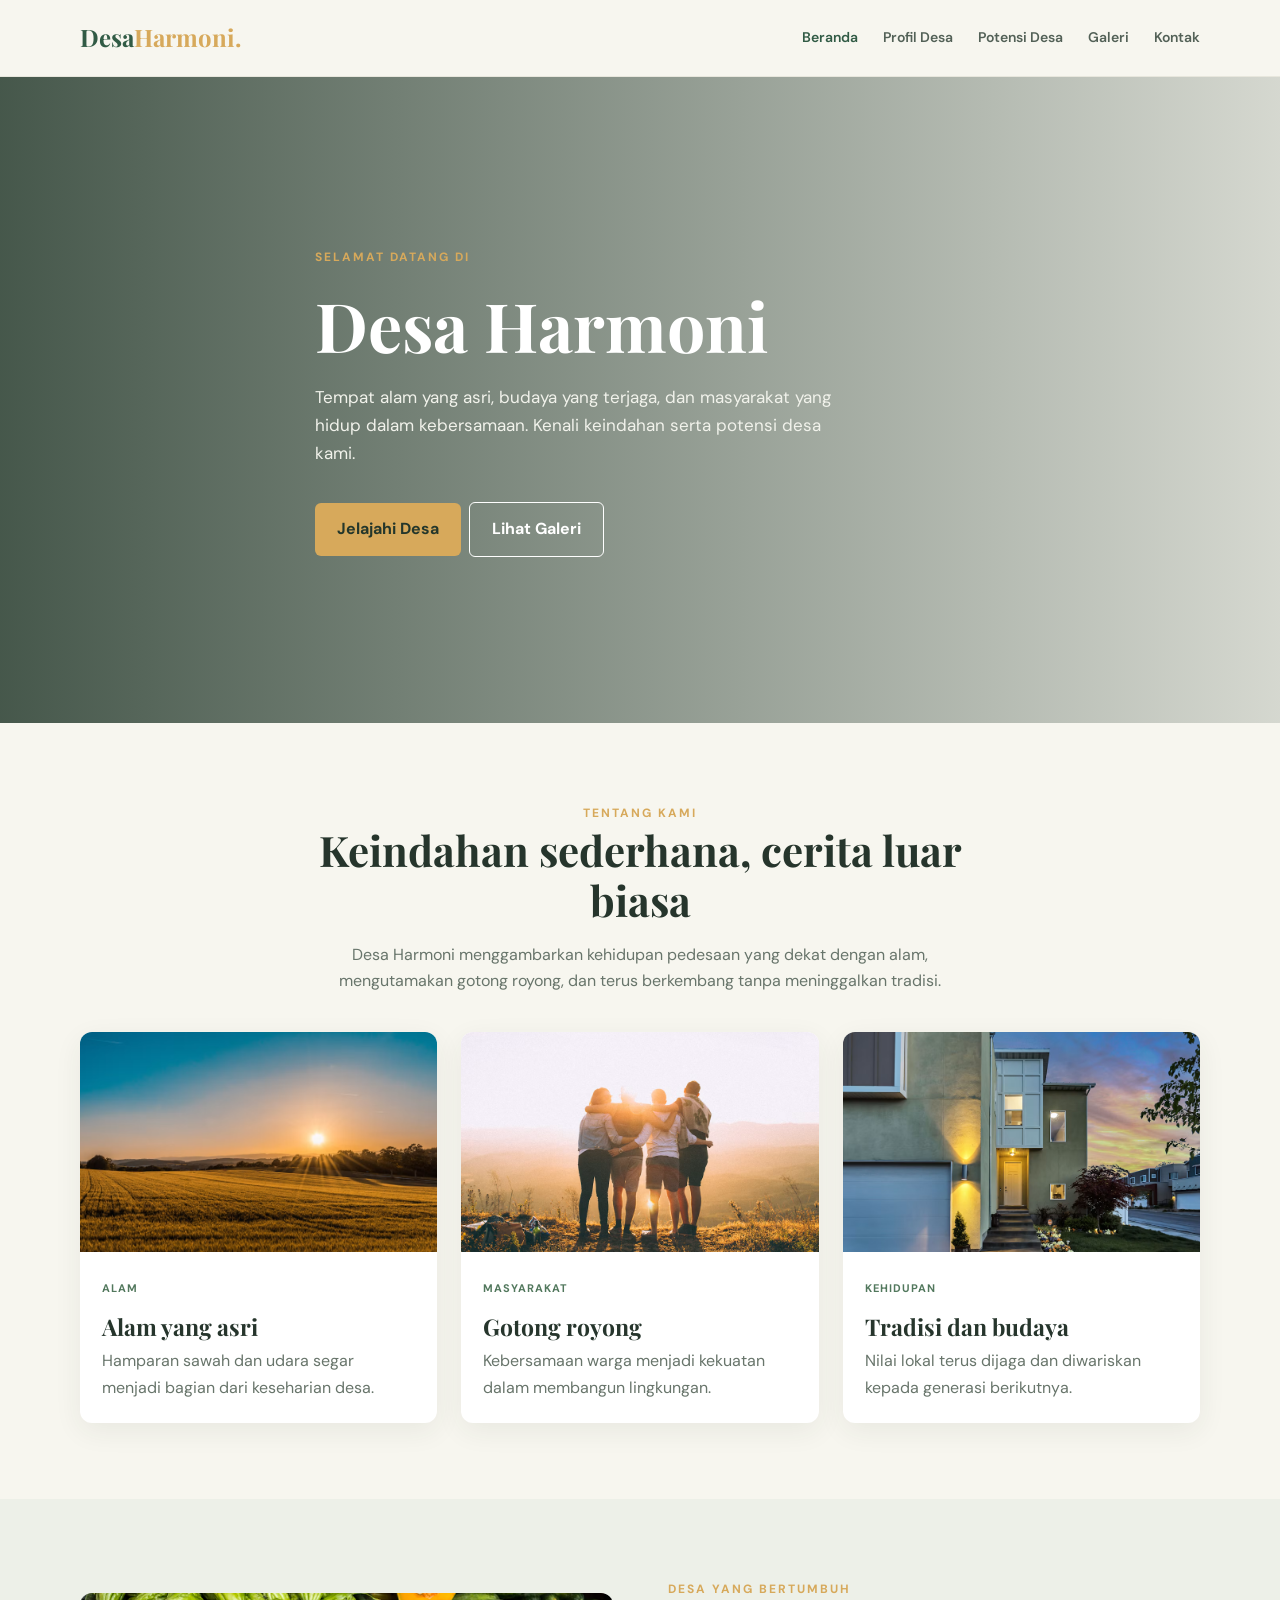
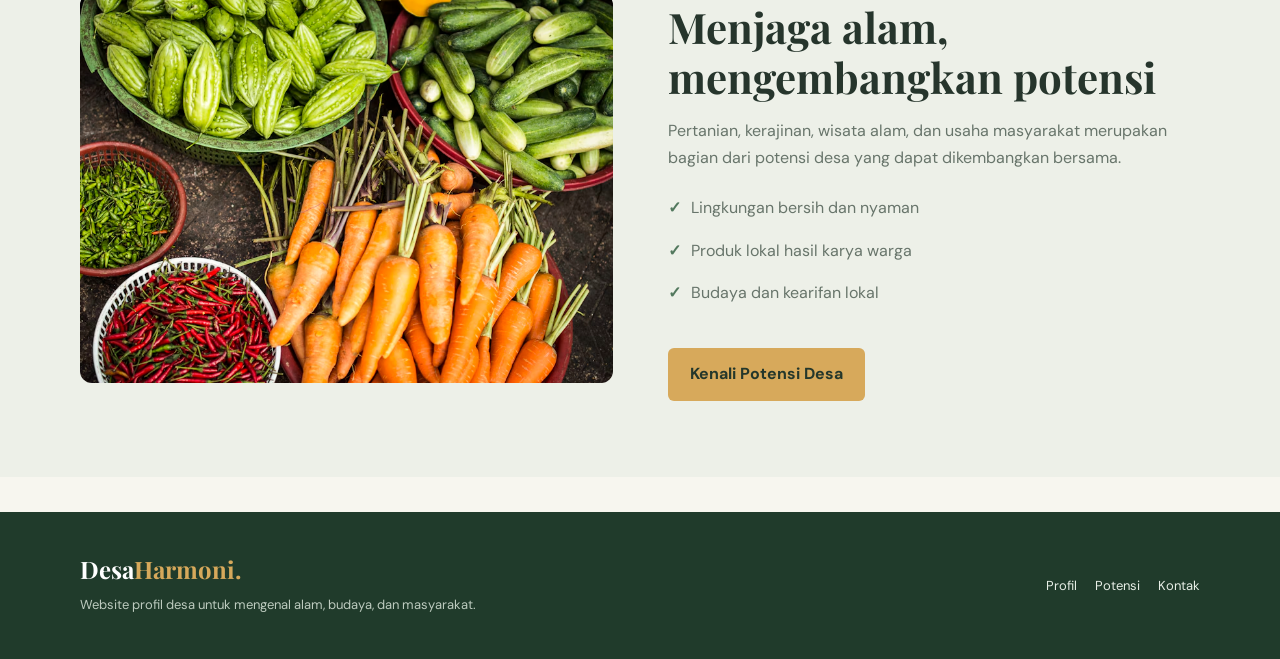
<file: index.html>
<!DOCTYPE html>
<html lang="id"><head><meta charset="UTF-8"><meta name="viewport" content="width=device-width, initial-scale=1.0"><title>Desa Harmoni | Beranda</title><link rel="stylesheet" href="style.css"></head><body>
<header><div class="container nav"><a class="brand" href="index.html">Desa<span>Harmoni.</span></a><button class="menu-btn" onclick="toggleMenu()">☰</button><nav id="nav"><a class="active" href="index.html">Beranda</a><a href="profil.html">Profil Desa</a><a href="wisata.html">Potensi Desa</a><a href="galeri.html">Galeri</a><a href="kontak.html">Kontak</a></nav></div></header>
<main><section class="hero"><div class="container hero-content"><span class="eyebrow">Selamat datang di</span><h1>Desa Harmoni</h1><p>Tempat alam yang asri, budaya yang terjaga, dan masyarakat yang hidup dalam kebersamaan. Kenali keindahan serta potensi desa kami.</p><a class="btn" href="profil.html">Jelajahi Desa</a><a class="btn btn-outline" href="galeri.html">Lihat Galeri</a></div></section>
<section><div class="container"><div class="section-head"><span class="eyebrow">Tentang kami</span><h2>Keindahan sederhana, cerita luar biasa</h2><p>Desa Harmoni menggambarkan kehidupan pedesaan yang dekat dengan alam, mengutamakan gotong royong, dan terus berkembang tanpa meninggalkan tradisi.</p></div><div class="grid">
<article class="card"><img src="1.avif"Hamparan sawah"><div class="card-body"><span class="tag">Alam</span><h3>Alam yang asri</h3><p>Hamparan sawah dan udara segar menjadi bagian dari keseharian desa.</p></div></article>
<article class="card"><img src="2.avif" alt="Kebersamaan warga"><div class="card-body"><span class="tag">Masyarakat</span><h3>Gotong royong</h3><p>Kebersamaan warga menjadi kekuatan dalam membangun lingkungan.</p></div></article>
<article class="card"><img src="3.avif" alt="Suasana permukiman"><div class="card-body"><span class="tag">Kehidupan</span><h3>Tradisi dan budaya</h3><p>Nilai lokal terus dijaga dan diwariskan kepada generasi berikutnya.</p></div></article></div></div></section>
<section style="background:#edf0e8"><div class="container split"><img src="sayuran.avif" alt="Petani di sawah"><div><span class="eyebrow">Desa yang bertumbuh</span><h2>Menjaga alam, mengembangkan potensi</h2><p class="muted">Pertanian, kerajinan, wisata alam, dan usaha masyarakat merupakan bagian dari potensi desa yang dapat dikembangkan bersama.</p><ul class="checklist"><li>Lingkungan bersih dan nyaman</li><li>Produk lokal hasil karya warga</li><li>Budaya dan kearifan lokal</li></ul><a class="btn" href="wisata.html">Kenali Potensi Desa</a></div></div></section></main>
<footer><div class="container footer-inner"><div><a class="brand" style="color:white" href="index.html">Desa<span>Harmoni.</span></a><p>Website profil desa untuk mengenal alam, budaya, dan masyarakat.</p></div><div class="footer-links"><a href="profil.html">Profil</a><a href="wisata.html">Potensi</a><a href="kontak.html">Kontak</a></div></div></footer><script></script></body></html>
</file>
<file: style.css>
@import url('https://fonts.googleapis.com/css2?family=DM+Sans:wght@400;500;600;700&family=Playfair+Display:wght@600;700&display=swap');
:root{--green:#315b45;--green2:#52785d;--cream:#f7f6ef;--ink:#26352c;--muted:#68756b;--gold:#d7a95b}
*{box-sizing:border-box}html{scroll-behavior:smooth}body{margin:0;font-family:'DM Sans',sans-serif;background:var(--cream);color:var(--ink);line-height:1.65}
a{text-decoration:none;color:inherit}.container{width:min(1120px,90%);margin:auto}
header{position:sticky;top:0;z-index:10;background:rgba(247,246,239,.96);backdrop-filter:blur(10px);border-bottom:1px solid #e8e7dd}
.nav{height:76px;display:flex;align-items:center;justify-content:space-between;gap:24px}.brand{font-family:'Playfair Display',serif;font-size:24px;font-weight:700;color:var(--green)}.brand span{color:var(--gold)}
nav{display:flex;gap:25px;align-items:center}nav a{font-size:14px;font-weight:600;color:#536157}nav a:hover,nav a.active{color:var(--green)}
.menu-btn{display:none;border:0;background:var(--green);color:white;padding:9px 13px;border-radius:8px;font-size:18px}
.hero{min-height:570px;display:flex;align-items:center;color:white;background:linear-gradient(90deg,rgba(20,43,29,.78),rgba(20,43,29,.15)),url('https://images.unsplash.com/photo-1470770841072-f978cf4d019e?auto=format&fit=crop&w=1800&q=85') center/cover}
.hero-content{max-width:650px;padding:90px 0}.eyebrow{letter-spacing:2px;text-transform:uppercase;font-size:12px;font-weight:700;color:var(--gold)}h1,h2,h3{font-family:'Playfair Display',serif;line-height:1.2}h1{font-size:clamp(42px,6vw,68px);margin:15px 0}h2{font-size:clamp(30px,4vw,42px);margin:0 0 16px}h3{font-size:23px;margin:12px 0 8px}.hero p{font-size:17px;max-width:550px;color:#f1f2eb}
.btn{display:inline-block;background:var(--gold);color:#24372b;padding:13px 22px;border-radius:6px;font-weight:700;margin-top:18px;transition:.2s}.btn:hover{transform:translateY(-2px);filter:brightness(1.05)}.btn-outline{background:transparent;border:1px solid #fff;color:white;margin-left:8px}
section{padding:76px 0}.section-head{text-align:center;max-width:650px;margin:0 auto 38px}.section-head p,.muted{color:var(--muted)}
.grid{display:grid;grid-template-columns:repeat(3,1fr);gap:24px}.card{background:white;border-radius:12px;overflow:hidden;box-shadow:0 8px 28px rgba(36,55,43,.07)}.card img{width:100%;height:220px;object-fit:cover;display:block}.card-body{padding:22px}.card-body p{color:var(--muted);margin:0}.tag{display:inline-block;font-size:11px;letter-spacing:1px;text-transform:uppercase;color:var(--green2);font-weight:700}
.split{display:grid;grid-template-columns:1fr 1fr;gap:55px;align-items:center}.split img{width:100%;height:390px;object-fit:cover;border-radius:12px}.checklist{padding:0;list-style:none}.checklist li{padding:8px 0;color:var(--muted)}.checklist li:before{content:'✓';color:var(--green2);font-weight:700;margin-right:10px}
.page-hero{padding:75px 0;background:linear-gradient(90deg,rgba(25,50,34,.78),rgba(25,50,34,.3)),url('https://images.unsplash.com/photo-1500382017468-9049fed747ef?auto=format&fit=crop&w=1800&q=85') center/cover;color:white}.page-hero h1{font-size:50px;margin:8px 0}.page-hero p{max-width:600px;color:#f1f1e9}
.stats{display:grid;grid-template-columns:repeat(3,1fr);gap:18px;margin-top:28px}.stat{background:#edf0e8;padding:22px;border-radius:10px;text-align:center}.stat strong{display:block;font:700 30px 'Playfair Display';color:var(--green)}
.gallery{display:grid;grid-template-columns:repeat(3,1fr);gap:15px}.gallery img{width:100%;height:250px;object-fit:cover;border-radius:10px;transition:.25s}.gallery img:hover{transform:scale(1.02)}
.form-wrap{max-width:700px;margin:auto;background:white;padding:32px;border-radius:12px;box-shadow:0 8px 28px rgba(36,55,43,.07)}label{display:block;font-weight:600;margin:14px 0 6px}input,textarea,select{width:100%;padding:13px;border:1px solid #d9ded6;border-radius:6px;font:inherit;background:#fff}textarea{min-height:130px;resize:vertical}button.submit{border:0;cursor:pointer;font:inherit}
footer{background:#203b2b;color:#e7eee6;padding:38px 0;margin-top:35px}.footer-inner{display:flex;justify-content:space-between;gap:25px;align-items:center}.footer-inner p{margin:5px 0;color:#bdcbbf;font-size:13px}.footer-links{display:flex;gap:18px;font-size:13px}
@media(max-width:760px){.menu-btn{display:block}nav{display:none;position:absolute;top:76px;left:0;right:0;background:var(--cream);padding:20px 5%;flex-direction:column;align-items:flex-start;border-bottom:1px solid #ddd}nav.show{display:flex}.grid,.split,.gallery{grid-template-columns:1fr}.hero{min-height:520px}.hero-content{padding:70px 0}.stats{grid-template-columns:1fr}.split img{height:280px}.footer-inner{flex-direction:column;align-items:flex-start}.page-hero h1{font-size:40px}}
</file>
